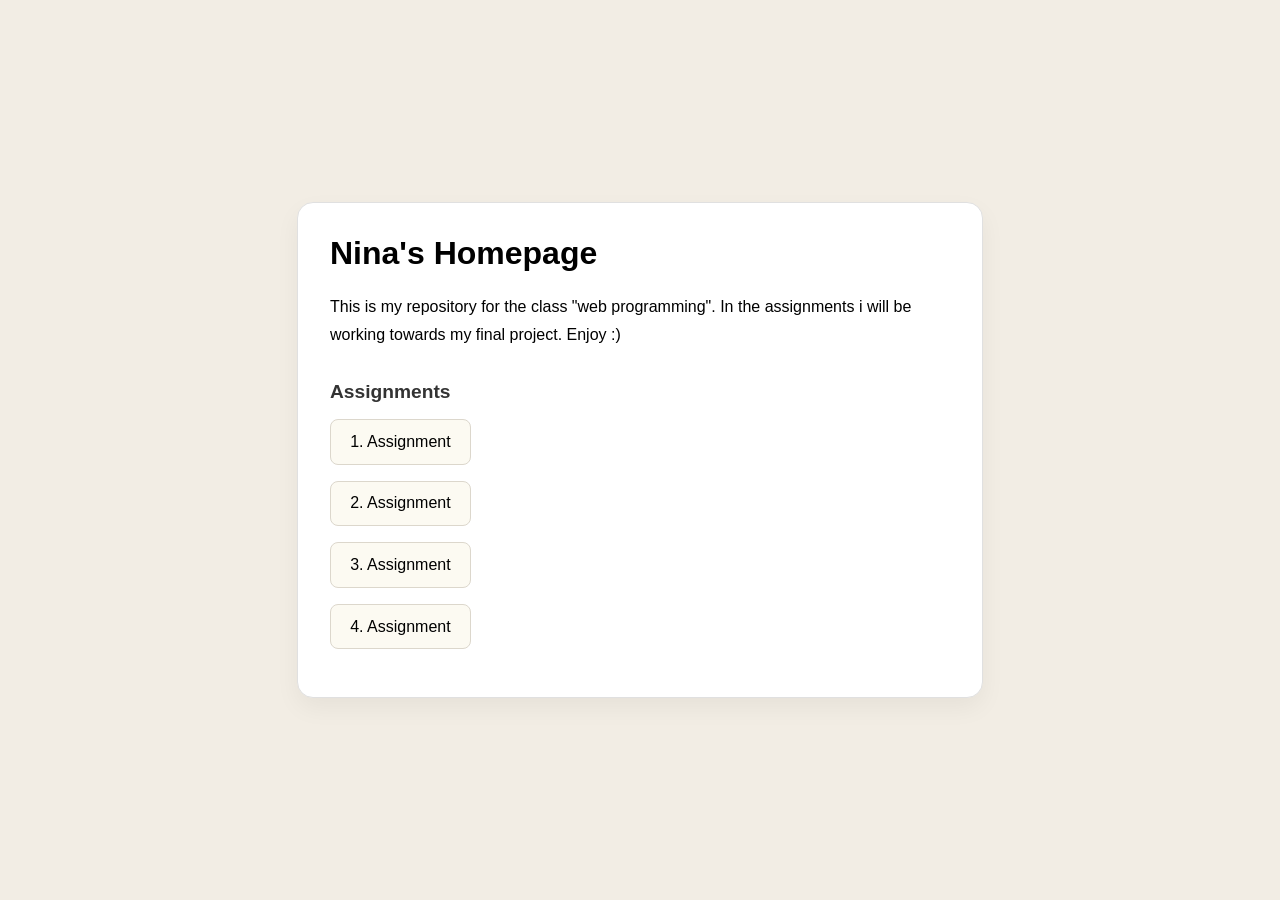
<file: index.html>
<!DOCTYPE html>
<html lang="de">
<head>
    <meta charset="UTF-8">
    <meta name="viewport" content="width=device-width, initial-scale=1.0">
    <title>Web-Programming | My Homepage</title>
    <link rel="stylesheet" href="styleindex.css">
</head>
<body>
    <div class="page">
        <header>
            <h1>Nina's Homepage</h1>
        </header>
        <main>
            <p>This is my repository for the class "web programming". In the assignments i will be working towards my final project. Enjoy :)</p>
            
            <div class="assignment-section">
                <h2>Assignments</h2>
                <nav>
                    <ul>
                        <li>
                            <a href="docs/week 1/assignment1.html" class="button">1. Assignment</a>
                        </li>
                        <li>
                            <a href="docs/week 2/assignment2.html" class="button">2. Assignment</a>
                        </li>
                        <li>
                            <a href="docs/week 3/assignment3.html" class="button">3. Assignment</a>
                        </li>
                        <li>
                            <a href="docs/week 4/assignment4.html" class="button">4. Assignment</a>
                        </li>
                    </ul>
                </nav>
            </div>
        </main>
    </div>
</body>
</html>
</file>
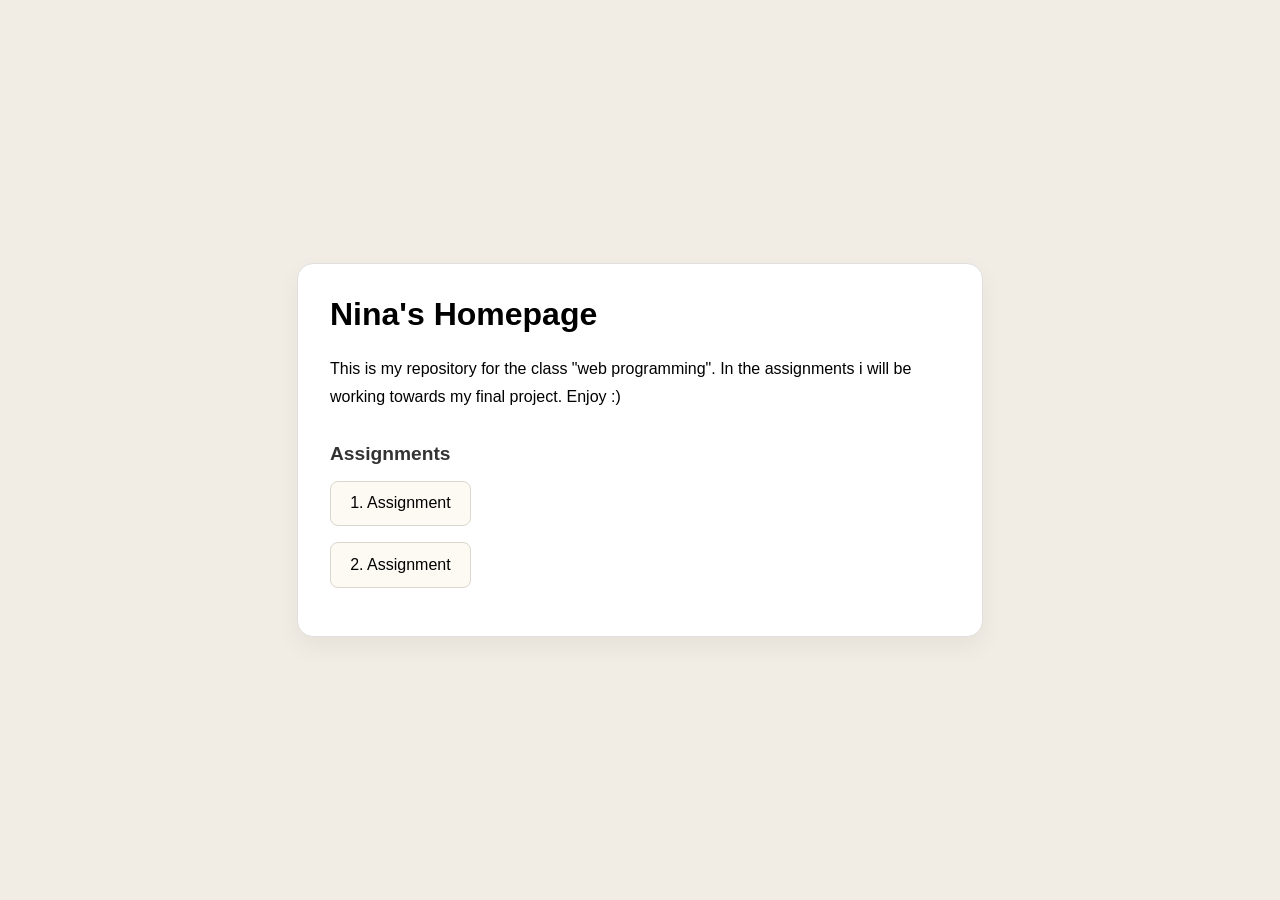
<file: intex.html>
<!DOCTYPE html>
<html lang="de">
<head>
    <meta charset="UTF-8">
    <meta name="viewport" content="width=device-width, initial-scale=1.0">
    <title>Web-Programming | My Page</title>
    <link rel="stylesheet" href="styleindex.css">
</head>
<body>
    <div class="page">
        <header>
            <h1>Nina's Homepage</h1>
        </header>
        <main>
            <p>This is my repository for the class "web programming". In the assignments i will be working towards my final project. Enjoy :)</p>
            
            <div class="assignment-section">
                <h2>Assignments</h2>
                <nav>
                    <ul>
                        <li>
                            <a href="docs/week 1/assignment1.html" class="button">1. Assignment</a>
                        </li>
                        <li>
                            <a href="docs/week 2/assignment2.html" class="button">2. Assignment</a>
                        </li>
                    </ul>
                </nav>
            </div>
        </main>
    </div>
</body>
</html>
</file>
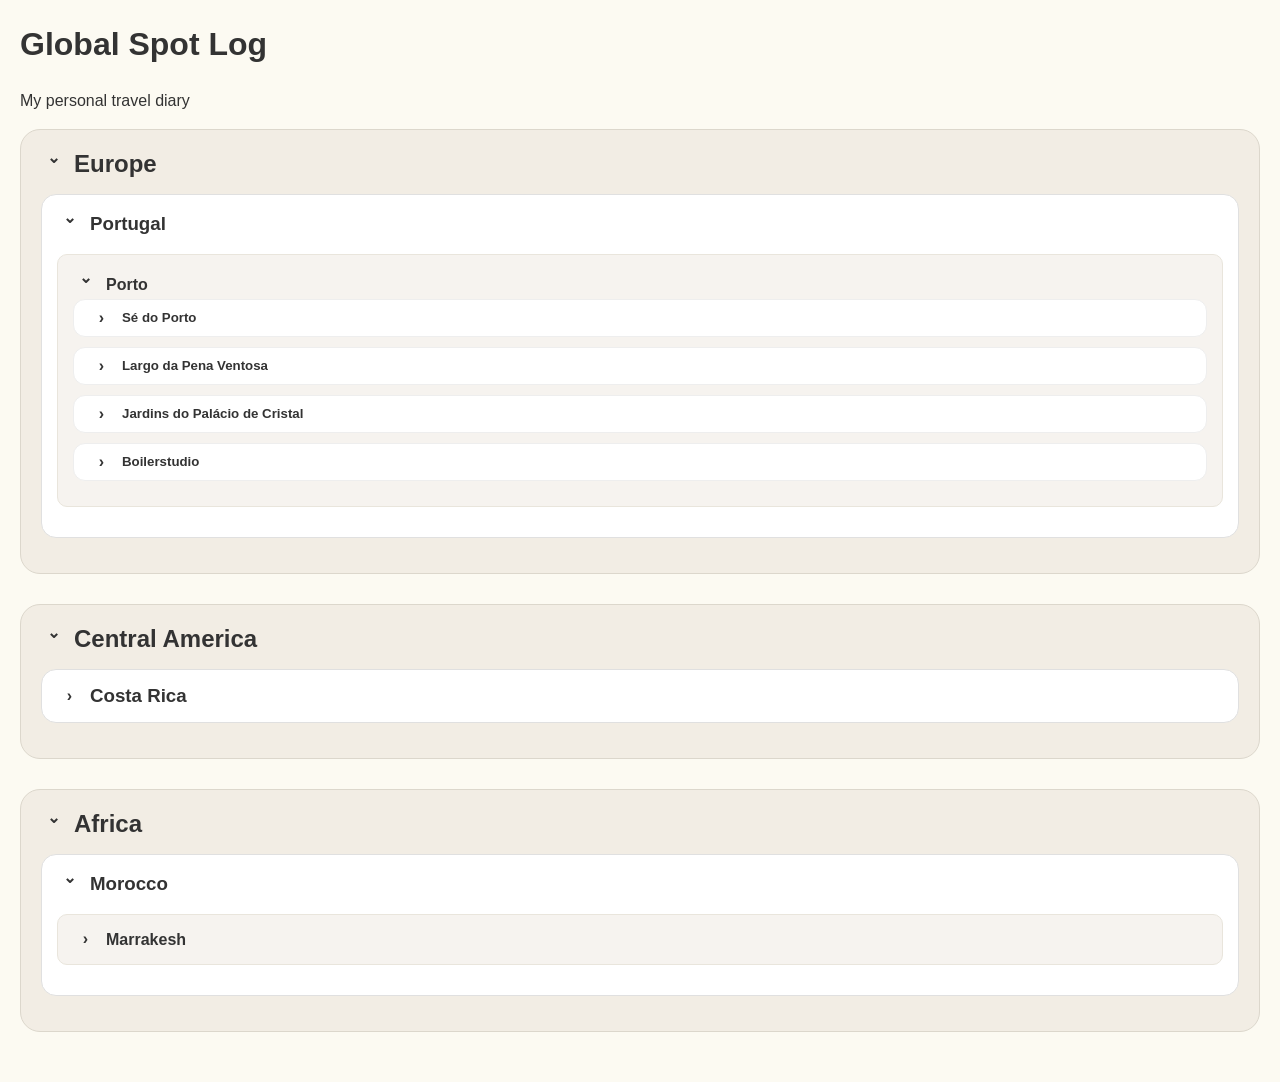
<file: docs/week 2/assignment2.html>
<head>
    <meta charset="UTF-8">
    <title>Travel Diary</title>
    <link href="stylesw2.css" type="text/css" rel="stylesheet">
</head>
<body>

    <header>
        <h1>Global Spot Log</h1>
        <p>My personal travel diary</p>
    </header>

    <main>
        <!-- CONTINENT: EUROPE -->
        <details class="continent" open>
            <summary><h2>Europe</h2></summary>

            <!-- COUNTRY: PORTUGAL -->
            <details class="country" open>
                <summary><h3>Portugal</h3></summary>

                <!-- CITY: PORTO -->
                <details class="city" open>
                    <summary><h4>Porto</h4></summary>

                    <!-- SPOT: Sé do Porto -->
                    <details class="spot-card">
                        <summary><h5>Sé do Porto</h5></summary>
                        <ul class="spot-tags">
                            <li>Sights</li>
                            <li>History</li>
                        </ul>
                        <img src="media/se do porto.jpeg" alt="Sé do Porto">
                        <h5>My Review: </h5>
                        <ul class="review-points">
                            <li>The architecture is breathtaking</li>
                            <li>Great views over the city from the plaza</li>
                            <li>Beautiful design of main church hall</li>
                        </ul>
                    </details>

                    <!-- SPOT: Largo da Pena Ventosa -->
                    <details class="spot-card">
                        <summary><h5>Largo da Pena Ventosa</h5></summary>
                        <ul class="spot-tags">
                            <li>Pretty</li>
                            <li>Photography</li>
                        </ul>
                        <img src="media/largo da pena ventosa.jpeg" alt="Largo da Pena Ventosa">
                        <h5>My Review:</h5>
                        <ul class="review-points">
                            <li>Most colorful square in Porto</li>
                            <li>Perfect for photos</li>
                            <li>So many cool plants on the way there</li>
                        </ul>
                    </details>

                    <!-- SPOT: Jardins do Palácio de Cristal -->
                    <details class="spot-card">
                        <summary><h5>Jardins do Palácio de Cristal</h5></summary>
                        <ul class="spot-tags">
                            <li>Nature</li>
                            <li>Photography</li>
                        </ul>
                        <video autoplay muted loop playsinline class="spot-video">
                            <source src="media/jardins do palacio de cristal.mp4" type="video/mp4">
                        </video>
                        <h5>My Review: "Peaceful Escape"</h5>
                        <ul class="review-points">
                            <li>Peacocks everywhere!!!!</li>
                            <li>Incredible views over the Douro</li>
                            <li>Bad toilet situation :(</li>
                        </ul>
                    </details>

                    <!-- SPOT: Boilerstudio -->
                    <details class="spot-card">
                        <summary><h5>Boilerstudio</h5></summary>
                        <ul class="spot-tags">
                            <li>Activity</li>
                        </ul>
                        <video autoplay muted loop playsinline class="spot-video">
                            <source src="media/boilerstudio.mp4" type="video/mp4">
                        </video>
                        <h5>My Review:</h5>
                        <ul class="review-points">
                            <li>AMAZING tile painting workshop</li>
                            <li>Cocktails were included in the price</li>
                            <li>The hosts are incredibly talented and kind</li>
                            <li>Also hosted pastel de nata workshops</li>
                        </ul>
                    </details>
                </details>
            </details>
        </details>

        <!-- CONTINENT: AMERICAS -->
        <details class="continent" open>
            <summary><h2> Central America</h2></summary>

            <!-- COUNTRY: COSTA RICA -->
            <details class="country">
                <summary><h3>Costa Rica</h3></summary>

                <!-- CITY: SAN JOSE -->
                <details class="city">
                    <summary><h4>San José</h4></summary>

                    <!-- SPOT: Refugio Animal de Costa Rica -->
                    <details class="spot-card">
                        <summary><h5>Refugio Animal de Costa Rica</h5></summary>
                        <ul class="spot-tags">
                            <li>Nature</li>
                            <li>Activity</li>
                        </ul>
                        <img src="media/refugio animal de costa rica.jpeg" alt="Refugio Animal">
                        <h5>My Review:</h5>
                        <ul class="review-points">
                            <li>Volunteering there is THE BEST</li>
                            <li>Living in a big volunteer house and getting 3 meals a day</li>
                            <li>Actual efforts for the animals and not just moneymaking</li>
                            <li>Only actual rescues. All the money goes to the animals and the low pay for the staff</li>
                        </ul>
                    </details>

                    <!-- SPOT: La Bandida -->
                    <details class="spot-card">
                        <summary><h5>La Bandida</h5></summary>
                        <ul class="spot-tags">
                            <li>Bar</li>
                            <li>Social</li>
                        </ul>
                        <img src="media/la bandida.jpeg" alt="La Bandida">
                        <h5>My Review:</h5>
                        <ul class="review-points">
                            <li>Amazing cocktails and atmosphere</li>
                            <li>Cutest photospots in the bathrooms</li>
                            <li>Often live music</li>
                        </ul> 
                    </details>
                </details>

                <!-- REGION: In between -->
                <details class="city">
                    <summary><h4>In between</h4></summary>

                    <!-- SPOT: Volcán Arenal -->
                    <details class="spot-card">
                        <summary><h5>Volcán Arenal</h5></summary>
                        <ul class="spot-tags">
                            <li>Nature</li>
                            <li>activity</li>
                        </ul>
                         <video autoplay muted loop playsinline class="spot-video">
                            <source src="media/volcan arenal.mp4" type="video/mp4">
                        </video>
                        <h5>My Review:</h5>
                        <ul class="review-points">
                            <li>Booked a tour including ziplining, was amazing</li>
                            <li>The hot springs nearby are a must</li>
                        </ul>
                    </details>

                    <!-- SPOT: Volcán Poás -->
                    <details class="spot-card">
                        <summary><h5>Volcán Poás</h5></summary>
                        <ul class="spot-tags">
                            <li>Nature</li>
                            <li>Photography</li>
                            <li>Activity</li>
                        </ul>
                        <img src="media/volcan poas.jpeg" alt="Poas">
                        <h5>My Review: </h5>
                        <ul class="review-points">
                            <li>One of the largest active craters, even smokes. very impressive</li>
                            <li>Beautiful lake nearby</li>
                            <li>Fun hike up and down</li>
                        </ul>
                    </details>
                </details>

                <!-- CITY: PUERTO VIEJO -->
                <details class="city">
                    <summary><h4>Puerto Viejo</h4></summary>

                    <!-- SPOT: Playa Negra -->
                    <details class="spot-card">
                        <summary><h5>Playa Negra</h5></summary>
                        <ul class="spot-tags">
                            <li>Beach</li>
                            <li>Nature</li>
                        </ul>
                         <video autoplay muted loop playsinline class="spot-video">
                            <source src="media/playa negra.mp4" type="video/mp4">
                        </video>
                        <h5>My Review:</h5>
                        <ul class="review-points">
                            <li>Black sand beach</li>
                            <li>Very chill and less crowded</li>
                            <li>Loads of benches and chill spots</li>
                        </ul>
                    </details>

                    <!-- SPOT: Chino Beach -->
                    <details class="spot-card">
                        <summary><h5>Chino Beach</h5></summary>
                        <ul class="spot-tags">
                            <li>Beach</li>
                            <li>Photography</li>
                        </ul>
                         <video autoplay muted loop playsinline class="spot-video">
                            <source src="media/chino beach.mp4" type="video/mp4">
                        </video>
                        <h5>My Review:</h5>
                        <ul class="review-points">
                            <li>Perfect spot for swimming</li>
                            <li>Bank between the palm trees is an iconic photo spot</li>
                        </ul>
                    </details>

                    <!-- SPOT: Grow Puerto Viejo -->
                    <details class="spot-card">
                        <summary><h5>Grow Puerto Viejo</h5></summary>
                        <ul class="spot-tags">
                            <li>Restaurant</li>
                            <li>Vegan</li>
                        </ul>
                        <img src="media/grow puerto viejo.jpeg" alt="Grow Puerto Viejo">
                        <h5>My Review: </h5>
                        <ul class="review-points">
                            <li>Fresh, healthy and delicious</li>
                            <li>Best brunch spot</li>
                        </ul>
                    </details>
                </details>
            </details>
        </details>

        <!-- CONTINENT: AFRICA -->
        <details class="continent" open>
            <summary><h2>Africa</h2></summary>

            <!-- COUNTRY: MOROCCO -->
            <details class="country" open>
                <summary><h3>Morocco</h3></summary>

                <!-- CITY: MARRAKESH -->
                <details class="city">
                    <summary><h4>Marrakesh</h4></summary>

                    <!-- SPOT: Jemaa el-Fnaa -->
                    <details class="spot-card">
                        <summary><h5>Jemaa el-Fnaa</h5></summary>
                        <ul class="spot-tags">
                            <li>Sights</li>
                            <li>Shopping</li>
                        </ul>
                        <img src="media/jemaa el fnaa.jpeg" alt="Jemaa el-Fnaa">
                        <h5>My Review:</h5>
                        <ul class="review-points">
                            <li>Sensory overload and so crowded</li>
                            <li>Can find the cutest and most random things</li>
                            <li>"SHAKIRAAAA"</li>
                            <li>Learn to haggle</li>
                        </ul>
                    </details>

                    <!-- SPOT: Palais de la Bahia -->
                    <details class="spot-card">
                        <summary><h5>Palais de la Bahia</h5></summary>
                        <ul class="spot-tags">
                            <li>History</li>
                            <li>Sights</li>
                        </ul>
                         <video autoplay muted loop playsinline class="spot-video">
                            <source src="media/palais de la bahia.mp4" type="video/mp4">
                        </video>
                        <h5>My Review:</h5>
                        <ul class="review-points">
                            <li>Stunning tile work and courtyards</li>
                            <li>Quite expensive and busy</li>
                        </ul>
                    </details>

                    <!-- SPOT: La Salama -->
                    <details class="spot-card">
                        <summary><h5>La Salama</h5></summary>
                        <ul class="spot-tags">
                            <li>Restaurant</li>
                            <li>Bar</li>
                            <li>Social</li>
                        </ul>
                         <video autoplay muted loop playsinline class="spot-video">
                            <source src="media/la salama.mp4" type="video/mp4">
                        </video>
                        <h5>My Review: </h5>
                        <ul class="review-points">
                            <li>The dancers are incredible and so sweet</li>
                            <li>Amazing rooftop</li>
                            <li>2 for 1 deals on beers and wines</li>
                        </ul>
                    </details>
                </details>
            </details>
        </details>

    </main>

</body>
</html>
</file>
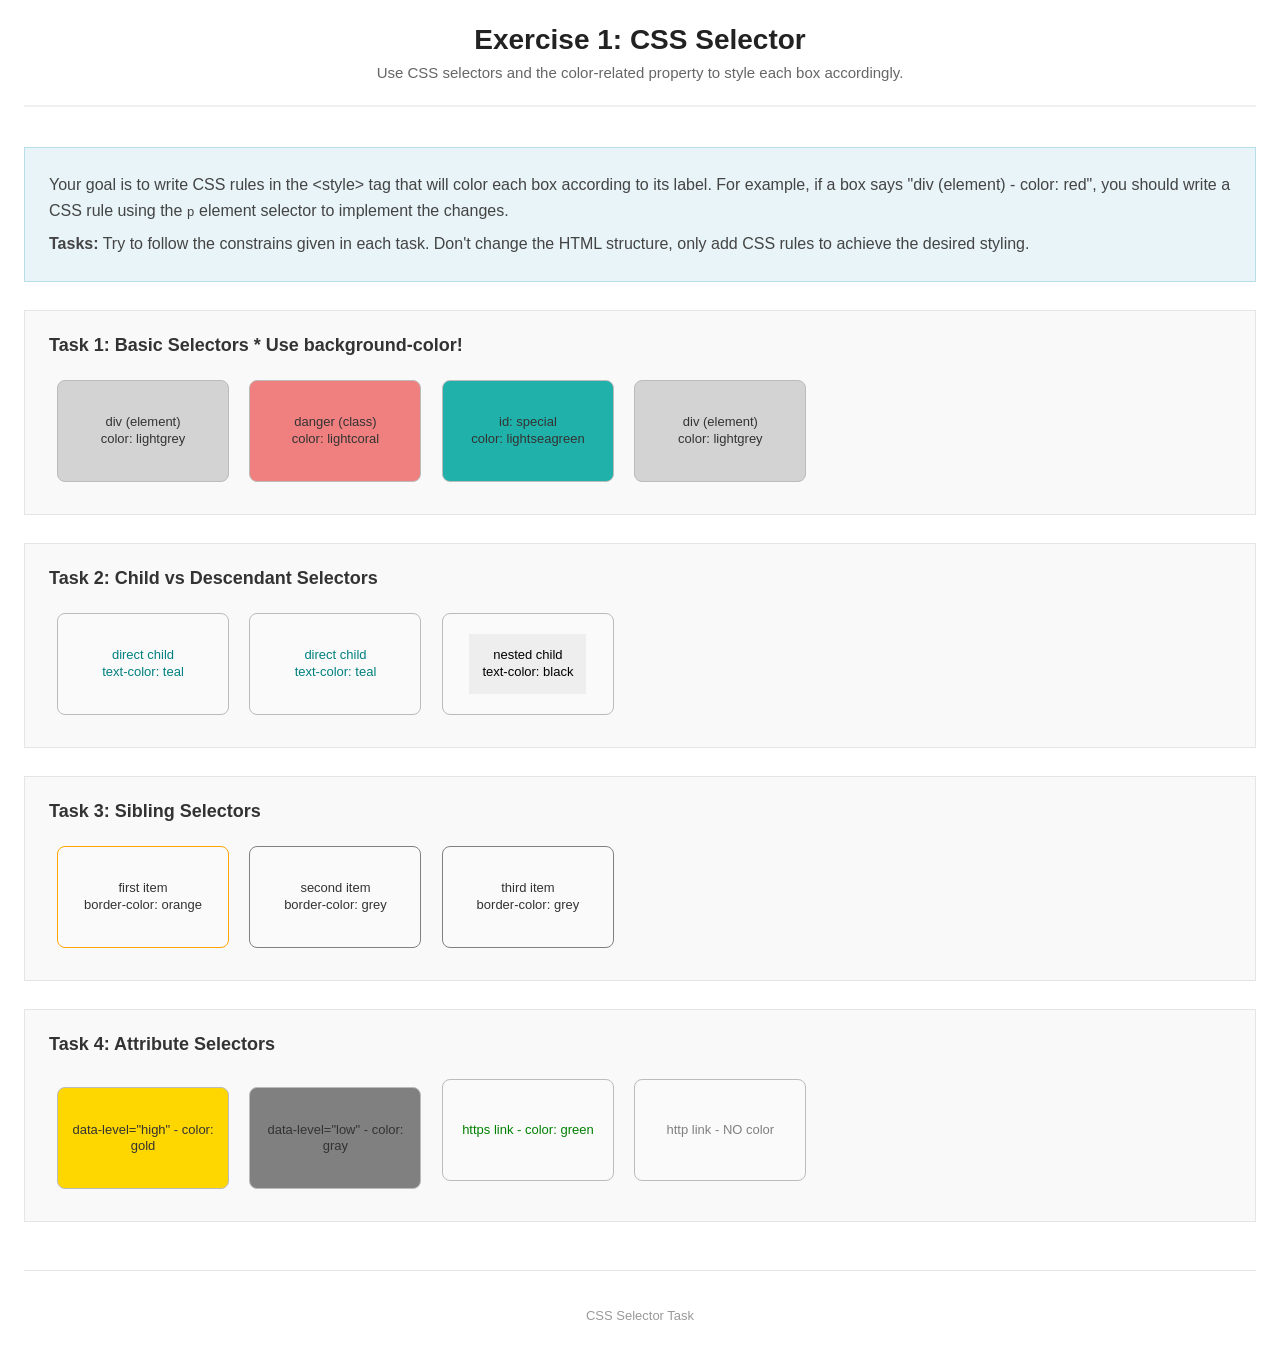
<file: docs/week 2/exercise1.html>
<!DOCTYPE html>
<html lang="en">

<head>
    <meta charset="UTF-8">
    <meta name="viewport" content="width=device-width, initial-scale=1.0">
    <meta name="description" content="CSS Styling Challenge - Test Your Web Programming Skills">
    <meta name="keywords" content="HTML, CSS, Web Programming, Challenge">
    <meta name="author" content="Web Programming Course">
    <title> Task1: CSS Selectors</title>

    <style>
        /* Please don't edit these styles, they are needed to display things correctly */

        .box {
            display: inline-flex;
            align-items: center;
            justify-content: center;
            width: 150px;
            min-height: 80px;
            border: 1px solid #bbb;
            border-radius: 8px;
            padding: 10px;
            margin: 8px;
            text-align: center;
            font-size: 13px;
            font-weight: 500;
            background: #fafafa;
            transition: all 0.2s ease;
            white-space: normal;
            word-break: break-word;
            line-height: 1.3;
        }

        .special {
            background-color:#eee;
            padding:1em;
        }

        .box:hover {
            border-color: #999;
            box-shadow: 0 2px 8px rgba(0, 0, 0, 0.1);
        }

        .box-link {
            display: inline-flex;
            align-items: center;
            justify-content: center;
            width: 150px;
            min-height: 80px;
            border: 1px solid #bbb;
            border-radius: 8px;
            padding: 10px;
            margin: 8px;
            text-align: center;
            font-size: 13px;
            font-weight: 500;
            text-decoration: none;
            background: #fafafa;
            transition: all 0.2s ease;
            white-space: normal;
            word-break: break-word;
            line-height: 1.3;
        }

        .box-link:hover {
            border-color: #999;
            box-shadow: 0 2px 8px rgba(0, 0, 0, 0.1);
        }

        .task {
            margin: 28px 0;
            padding: 24px;
            background: #f9f9f9;
            border: 1px solid #e5e5e5;
        }

        .task h2 {
            margin-top: 0;
            margin-bottom: 16px;
            font-size: 18px;
            color: #333;
        }

        body {
            font-family: -apple-system, BlinkMacSystemFont, 'Segoe UI', Roboto, sans-serif;
            margin: 0;
            padding: 24px;
            background: #fff;
            color: #333;
        }

        header {
            text-align: center;
            margin-bottom: 40px;
            padding-bottom: 24px;
            border-bottom: 2px solid #f0f0f0;
        }

        header h1 {
            margin: 0 0 8px 0;
            font-size: 28px;
            color: #222;
        }

        header p {
            margin: 0;
            color: #666;
            font-size: 15px;
        }

        footer {
            text-align: center;
            margin-top: 48px;
            padding-top: 24px;
            border-top: 1px solid #e5e5e5;
            font-size: 13px;
            color: #999;
        }

    </style>
    <style>
        #task1 .box { background-color: lightgrey; }
        #task1 .danger { background-color: lightcoral; }
        #task1 #special { background-color: lightseagreen; }

        #task2 > .box { color: teal; }
        #task2 .special { color: black; }

        #task3 h2 ~ .box { border-color: grey; } 
        #task3 h2 + .box { border-color: orange; }

        #task4 [data-level="high"] { background-color: gold; }
        #task4 [data-level="low"] { background-color: gray; }
        #task4 .box-link[href^="https://"] { color: green; }
        #task4 .box-link[href^="http://"] { color: grey; }
    </style>
</head>

<body>
    <header>
        <h1>Exercise 1: CSS Selector </h1>
        <p>Use CSS selectors and the color-related property to style each box accordingly.</p>
    </header>

    <main>
        <!-- Instructions -->
        <section class="task" style="background: #e8f4f8; border-color: #b8dfe8;">
            <p style="margin: 0; line-height: 1.6; color: #444;">
                Your goal is to write CSS rules in the &lt;style&gt; tag that will color each box according to its label. 
                For example, if a box says "div (element) - color: red", you should write a CSS rule using the <code>p</code> element selector to implement the changes.
            </p>
            <p style="margin: 8px 0 0 0; line-height: 1.6; color: #444;">
                <strong>Tasks:</strong> Try to follow the constrains given in each task. Don't change the HTML structure, only add CSS rules to achieve the desired styling. 
            </p>
        </section>

        <!-- Task 1: Basic selectors -->
        <section class="task" id="task1">
            <h2>Task 1: Basic Selectors
                * Use background-color!
            </h2>
            <div class="box ">div (element) <br>color: lightgrey</div>
            <div class="box danger">danger (class) <br>color: lightcoral</div>
            <div class="box" id="special">id: special <br> color: lightseagreen</div>
            <div class="box ">div (element) <br>color: lightgrey</div>
        </section>


        <!-- Task 2: Child vs Descendant -->
        <section class="task" id="task2">
            <h2>Task 2: Child vs Descendant Selectors</h2>
            <div class="box">direct child <br> text-color: teal</div>
            <div class="box">direct child <br> text-color: teal</div>
            <div class="box">
                <div class="special"> nested child <br> text-color: black</div>
            </div>
        
        </section>

        <!-- Task 3: Siblings -->
        <section class="task" id="task3">
            <h2>Task 3: Sibling Selectors</h2>
            <div class="box">first item <br> border-color: orange</div>
            <div class="box">second item <br> border-color: grey</div>
            <div class="box">third item <br> border-color: grey</div>
        </section>

        <!-- Task 4: Attributes -->
        <section class="task" id="task4">
            <h2>Task 4: Attribute Selectors</h2>
            <div class="box" data-level="high">data-level="high" - color: gold</div>
            <div class="box" data-level="low">data-level="low" - color: gray</div>
            <a class="box-link" href="https://example.com">https link - color: green</a>
            <a class="box-link" href="http://example.com">http link - NO color</a>
        </section>

       


    </main>

    <footer>
        <p>CSS Selector Task</p>
    </footer>

</body>

</html>
</file>
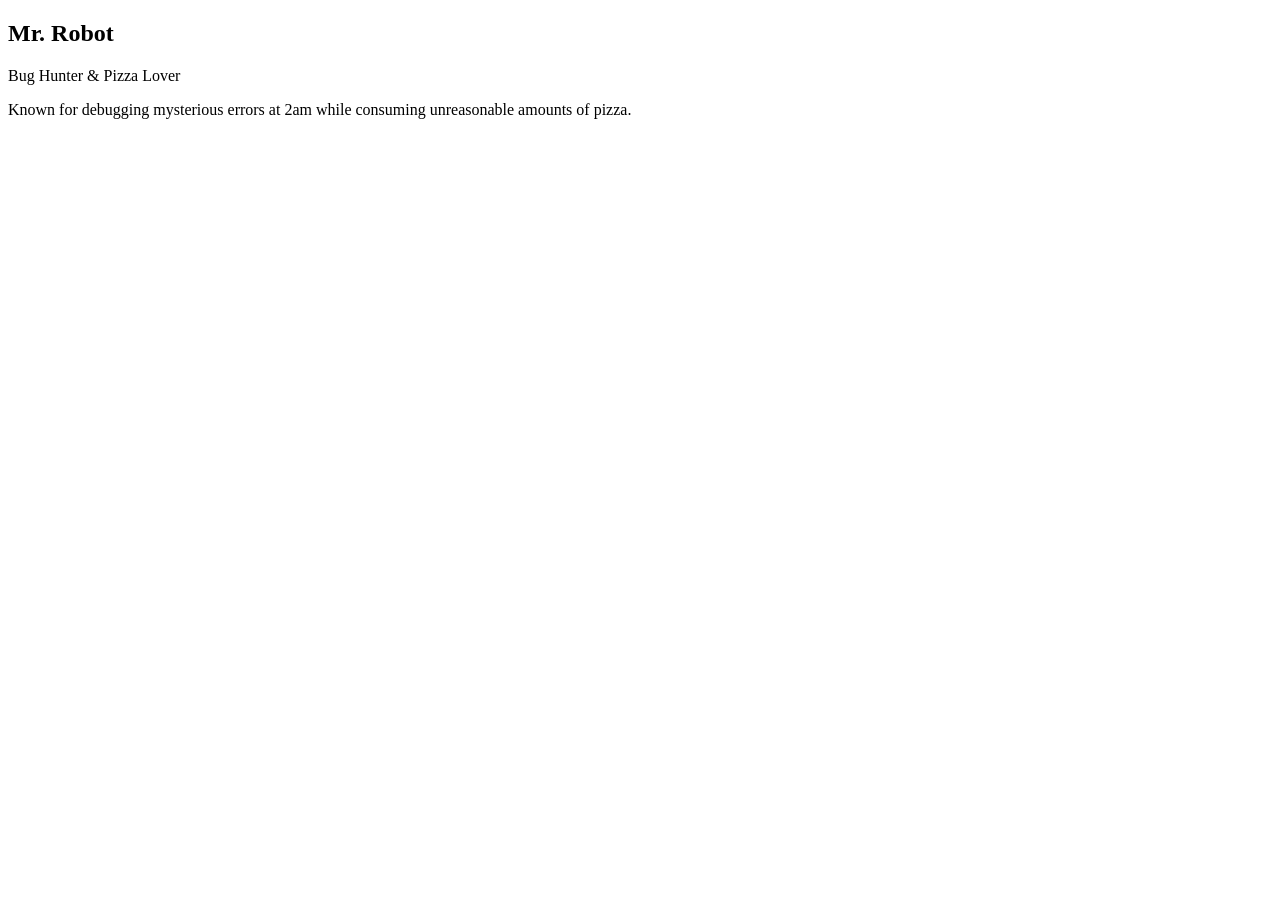
<file: docs/week 2/exercise2.html>
<!DOCTYPE html>
<html lang="en">
<head>
  <meta charset="UTF-8">
  <title>Character Card</title>
  <style>

    /* 
    Style this profile card using what we have learnt about font and boxes!

    1. Style the Card (Box Model)
    Set a fixed width (e.g., 250px–300px)
    Add:
    - padding inside the card
    - margin to center or space it on the page
    - border or box-shadow
    - Optional: rounded corners (border-radius)

    2. Work with Fonts
    Choose one font or multiple fonts

    Style:
    - Name → bigger + bold
    - Title → slightly smaller + lighter color
    - Description → normal readable text
    - Play with line-height, letter-spacing and text-transformation to decorate your text

    3. Improvement
    - Add space between elements using margin/padding
    - Make your card visually balanced and cool looking
    */
    
  </style>

</head>
<body>
<!-- This is a demo card -->
 <div class="card">
    <h2>Mr. Robot</h2>
    <!-- Feel free to add an image! -->
    <p class="title">Bug Hunter & Pizza Lover</p>
    <p class="description">
      Known for debugging mysterious errors at 2am while consuming unreasonable amounts of pizza.
    </p>
  </div>

</body>
</html>
</file>
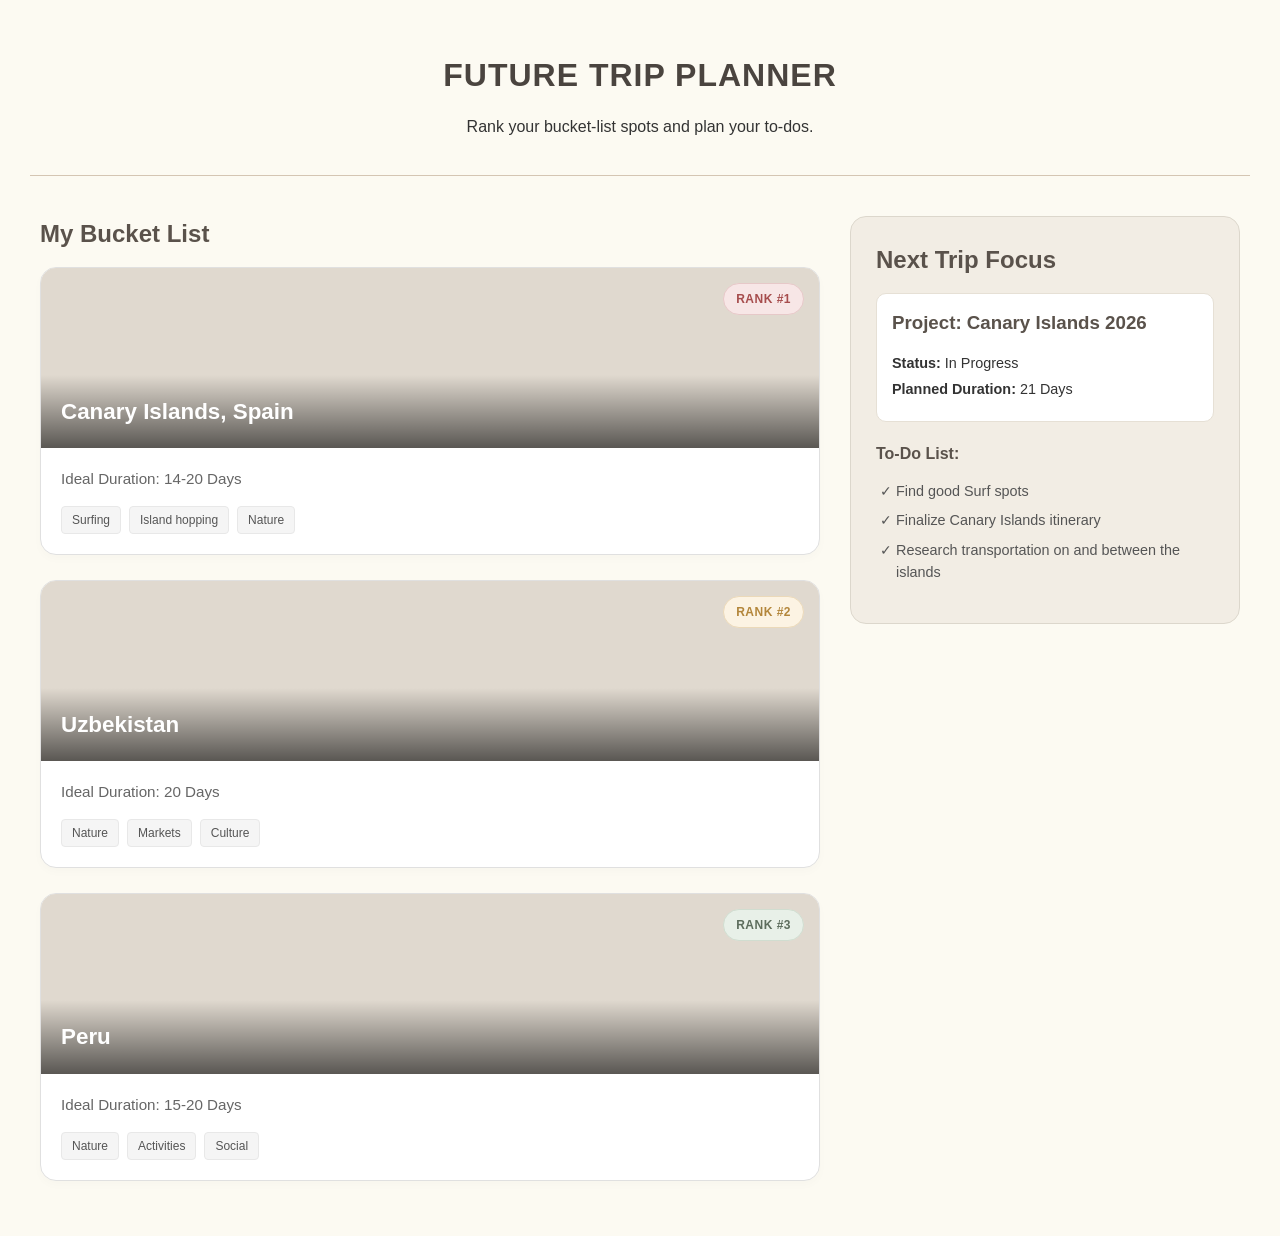
<file: docs/week 3/assignment3.html>
<!DOCTYPE html>
<html lang="en">
<head>
    <meta charset="UTF-8">
    <meta name="viewport" content="width=device-width, initial-scale=1.0">
    <title>Future Trip Planner</title>
    <link href="stylesw3.css" type="text/css" rel="stylesheet">
</head>
<body>

    <header>
        <h1>Future Trip Planner</h1>
        <p>Rank your bucket-list spots and plan your to-dos.</p>
    </header>

    <main class="dashboard-layout">

        <section class="bucket-list-section">
            <h2>My Bucket List</h2>

            <div class="planner-card">
                <span class="badge priority-top">Rank #1</span>
                
                <div class="card-image-placeholder">
                    <div class="image-overlay">
                        <h3>Canary Islands, Spain</h3>
                    </div>
                </div>
                
                <div class="card-content">
                    <p>Ideal Duration: 14-20 Days</p>
                    <ul class="spot-tags">
                        <li>Surfing</li>
                        <li>Island hopping</li>
                        <li>Nature </li>
                    </ul>
                </div>
            </div>

            <div class="planner-card">
                <span class="badge priority-medium">Rank #2</span>
                <div class="card-image-placeholder">
                    <div class="image-overlay">
                        <h3>Uzbekistan</h3>
                    </div>
                </div>
                <div class="card-content">
                    <p>Ideal Duration: 20 Days</p>
                    <ul class="spot-tags">
                        <li>Nature</li>
                        <li>Markets</li>
                        <li>Culture</li>
                    </ul>
                </div>
            </div>

            <div class="planner-card">
                <span class="badge priority-low">Rank #3</span>
                <div class="card-image-placeholder">
                    <div class="image-overlay">
                        <h3>Peru</h3>
                    </div>
                </div>
                <div class="card-content">
                    <p>Ideal Duration: 15-20 Days</p>
                    <ul class="spot-tags">
                        <li>Nature</li>
                        <li>Activities</li>
                        <li>Social</li>
                    </ul>
                </div>
            </div>

        </section>

        <aside class="strategy-sidebar">
            <div class="sticky-planner-box">
                <h2>Next Trip Focus</h2>
                <div class="planner-status">
                    <h3>Project: Canary Islands 2026</h3>
                    <p><strong>Status:</strong> In Progress</p>
                    <p><strong>Planned Duration:</strong> 21 Days</p>
                </div>

                <div class="planner-checklist">
                    <h4>To-Do List:</h4>
                    <ul>
                        <li>Find good Surf spots</li>
                        <li>Finalize Canary Islands itinerary</li>
                        <li>Research transportation on and between the islands</li>
                    </ul>
                </div>
                
            </div>
        </aside>

    </main>

</body>
</html>
</file>
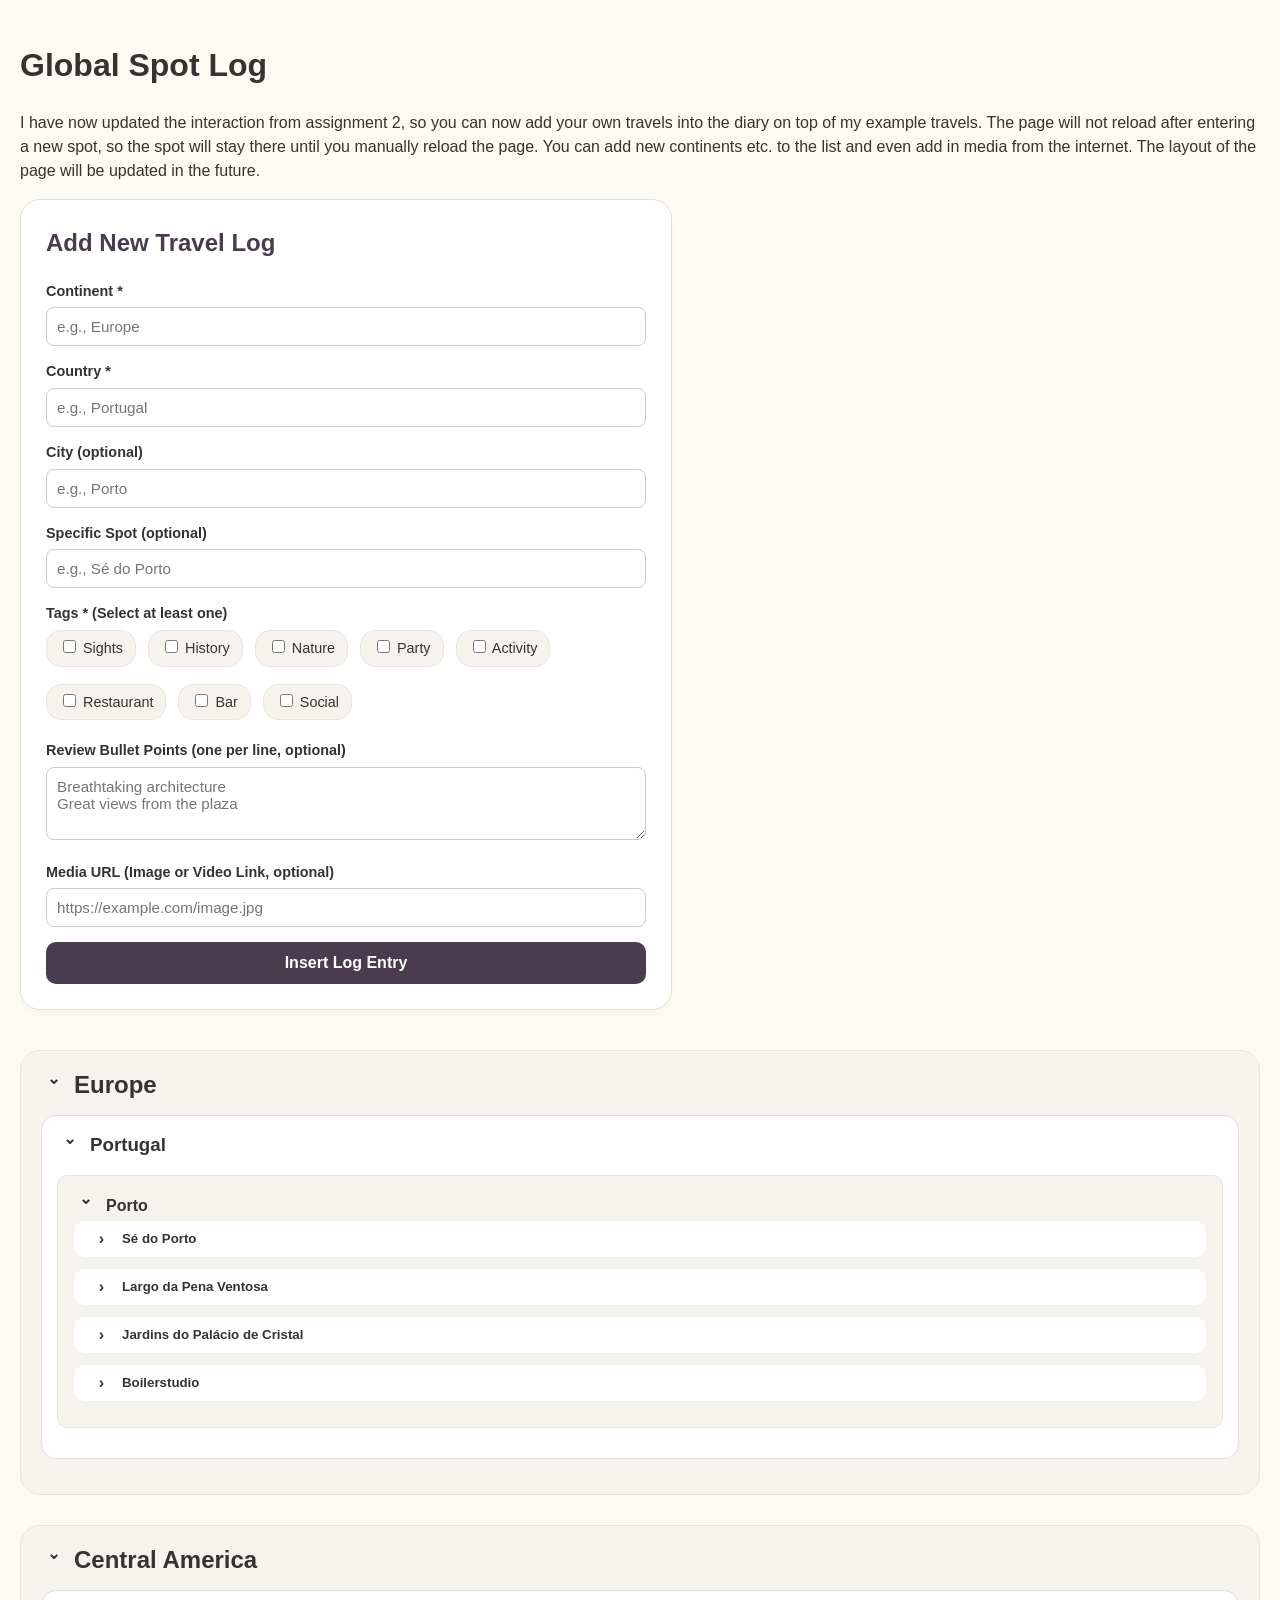
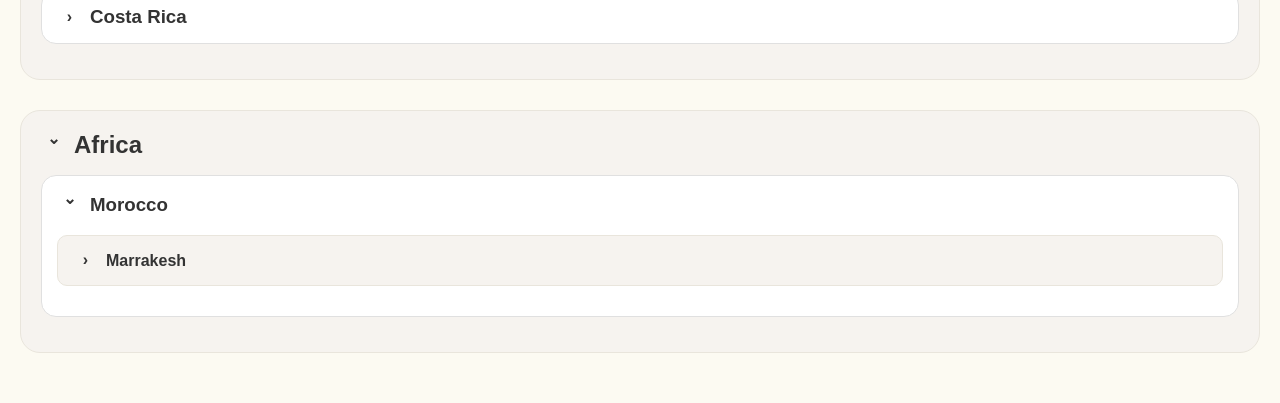
<file: docs/week 4/assignment4.html>
<!DOCTYPE html>
<html lang="en">
<head>
    <meta charset="UTF-8">
    <title>Travel Diary</title>
    <link href="stylesw4.css" type="text/css" rel="stylesheet">
</head>
<body>

    <header>
        <h1>Global Spot Log</h1>
        <p> I have now updated the interaction from assignment 2, so you can now add your own travels into the diary on top of my example travels. 
            The page will not reload after entering a new spot, so the spot will stay there 
            until you manually reload the page. You can add new continents etc. to the list 
            and even add in media from the internet. The layout of the page will be updated in the future.</p>
    </header>
    <!-- inputting a new spot -->
    <section class="form-section">
        <form id="travel-log-form">
            <h2>Add New Travel Log</h2>
            <!-- each input field -->
            <div class="form-group">
                <label for="input-continent">Continent *</label>
                <input type="text" id="input-continent" required placeholder="e.g., Europe"> <!-- required makes sure there is a value -->
            </div>

            <div class="form-group">
                <label for="input-country">Country *</label>
                <input type="text" id="input-country" required placeholder="e.g., Portugal">
            </div>

            <div class="form-group">
                <label for="input-city">City (optional)</label>
                <input type="text" id="input-city" placeholder="e.g., Porto">
            </div>

            <div class="form-group">
                <label for="input-spot">Specific Spot (optional)</label>
                <input type="text" id="input-spot" placeholder="e.g., Sé do Porto">
            </div>

            <div class="form-group">
                <label>Tags * (Select at least one)</label>
                <div class="tags-checkboxes">
                    <label><input type="checkbox" name="tag" value="Sights"> Sights</label>
                    <label><input type="checkbox" name="tag" value="History"> History</label>
                    <label><input type="checkbox" name="tag" value="Nature"> Nature</label>
                    <label><input type="checkbox" name="tag" value="Photography"> Party</label>
                    <label><input type="checkbox" name="tag" value="Activity"> Activity</label>
                    <label><input type="checkbox" name="tag" value="Restaurant"> Restaurant</label>
                    <label><input type="checkbox" name="tag" value="Bar"> Bar</label>
                    <label><input type="checkbox" name="tag" value="Social"> Social</label>
                </div>
            </div>
            <!-- input short description -->
            <div class="form-group">
                <label for="input-review">Review Bullet Points (one per line, optional)</label>
                <textarea id="input-review" rows="3" placeholder="Breathtaking architecture&#10;Great views from the plaza"></textarea>
            </div>
            <!-- input image/video -->
            <div class="form-group">
                <label for="input-media-url">Media URL (Image or Video Link, optional)</label>
                <input type="url" id="input-media-url" placeholder="https://example.com/image.jpg">
            </div>

            <button type="submit" id="submit-btn">Insert Log Entry</button>
        </form>
    </section>
    <!-- existing travel log entries from assignment 2 -->
    <main id="travel-log-container">
        <details class="continent" open>
            <summary><h2>Europe</h2></summary>

            <details class="country" open>
                <summary><h3>Portugal</h3></summary>

                <details class="city" open>
                    <summary><h4>Porto</h4></summary>

                    <details class="spot-card">
                        <summary><h5>Sé do Porto</h5></summary>
                        <ul class="spot-tags">
                            <li>Sights</li>
                            <li>History</li>
                        </ul>
                        <img src="media/se do porto.jpeg" alt="Sé do Porto">
                        <h5>My Review: </h5>
                        <ul class="review-points">
                            <li>The architecture is breathtaking</li>
                            <li>Great views over the city from the plaza</li>
                            <li>Beautiful design of main church hall</li>
                        </ul>
                    </details>

                    <details class="spot-card">
                        <summary><h5>Largo da Pena Ventosa</h5></summary>
                        <ul class="spot-tags">
                            <li>Pretty</li>
                            <li>Photography</li>
                        </ul>
                        <img src="media/largo da pena ventosa.jpeg" alt="Largo da Pena Ventosa">
                        <h5>My Review:</h5>
                        <ul class="review-points">
                            <li>Most colorful square in Porto</li>
                            <li>Perfect for photos</li>
                            <li>So many cool plants on the way there</li>
                        </ul>
                    </details>

                    <details class="spot-card">
                        <summary><h5>Jardins do Palácio de Cristal</h5></summary>
                        <ul class="spot-tags">
                            <li>Nature</li>
                            <li>Photography</li>
                        </ul>
                        <video autoplay muted loop playsinline class="spot-video">
                            <source src="media/jardins do palacio de cristal.mp4" type="video/mp4">
                        </video>
                        <h5>My Review: "Peaceful Escape"</h5>
                        <ul class="review-points">
                            <li>Peacocks everywhere!!!!</li>
                            <li>Incredible views over the Douro</li>
                            <li>Bad toilet situation :(</li>
                        </ul>
                    </details>

                    <details class="spot-card">
                        <summary><h5>Boilerstudio</h5></summary>
                        <ul class="spot-tags">
                            <li>Activity</li>
                        </ul>
                        <video autoplay muted loop playsinline class="spot-video">
                            <source src="media/boilerstudio.mp4" type="video/mp4">
                        </video>
                        <h5>My Review:</h5>
                        <ul class="review-points">
                            <li>AMAZING tile painting workshop</li>
                            <li>Cocktails were included in the price</li>
                            <li>The hosts are incredibly talented and kind</li>
                            <li>Also hosted pastel de nata workshops</li>
                        </ul>
                    </details>
                </details>
            </details>
        </details>

        <details class="continent" open>
            <summary><h2>Central America</h2></summary>

            <details class="country">
                <summary><h3>Costa Rica</h3></summary>

                <details class="city">
                    <summary><h4>San José</h4></summary>

                    <details class="spot-card">
                        <summary><h5>Refugio Animal de Costa Rica</h5></summary>
                        <ul class="spot-tags">
                            <li>Nature</li>
                            <li>Activity</li>
                        </ul>
                        <img src="media/refugio animal de costa rica.jpeg" alt="Refugio Animal">
                        <h5>My Review:</h5>
                        <ul class="review-points">
                            <li>Volunteering there is THE BEST</li>
                            <li>Living in a big volunteer house and getting 3 meals a day</li>
                            <li>Actual efforts for the animals and not just moneymaking</li>
                            <li>Only actual rescues. All the money goes to the animals and the low pay for the staff</li>
                        </ul>
                    </details>

                    <details class="spot-card">
                        <summary><h5>La Bandida</h5></summary>
                        <ul class="spot-tags">
                            <li>Bar</li>
                            <li>Social</li>
                        </ul>
                        <img src="media/la bandida.jpeg" alt="La Bandida">
                        <h5>My Review:</h5>
                        <ul class="review-points">
                            <li>Amazing cocktails and atmosphere</li>
                            <li>Cutest photospots in the bathrooms</li>
                            <li>Often live music</li>
                        </ul> 
                    </details>
                </details>

                <details class="city">
                    <summary><h4>In between</h4></summary>

                    <details class="spot-card">
                        <summary><h5>Volcán Arenal</h5></summary>
                        <ul class="spot-tags">
                            <li>Nature</li>
                            <li>Activity</li>
                        </ul>
                         <video autoplay muted loop playsinline class="spot-video">
                            <source src="media/volcan arenal.mp4" type="video/mp4">
                        </video>
                        <h5>My Review:</h5>
                        <ul class="review-points">
                            <li>Booked a tour including ziplining, was amazing</li>
                            <li>The hot springs nearby are a must</li>
                        </ul>
                    </details>

                    <details class="spot-card">
                        <summary><h5>Volcán Poás</h5></summary>
                        <ul class="spot-tags">
                            <li>Nature</li>
                            <li>Photography</li>
                            <li>Activity</li>
                        </ul>
                        <img src="media/volcan poas.jpeg" alt="Poas">
                        <h5>My Review: </h5>
                        <ul class="review-points">
                            <li>One of the largest active craters, even smokes. very impressive</li>
                            <li>Beautiful lake nearby</li>
                            <li>Fun hike up and down</li>
                        </ul>
                    </details>
                </details>

                <details class="city">
                    <summary><h4>Puerto Viejo</h4></summary>

                    <details class="spot-card">
                        <summary><h5>Playa Negra</h5></summary>
                        <ul class="spot-tags">
                            <li>Beach</li>
                            <li>Nature</li>
                        </ul>
                         <video autoplay muted loop playsinline class="spot-video">
                            <source src="media/playa negra.mp4" type="video/mp4">
                        </video>
                        <h5>My Review:</h5>
                        <ul class="review-points">
                            <li>Black sand beach</li>
                            <li>Very chill and less crowded</li>
                            <li>Loads of benches and chill spots</li>
                        </ul>
                    </details>

                    <details class="spot-card">
                        <summary><h5>Chino Beach</h5></summary>
                        <ul class="spot-tags">
                            <li>Beach</li>
                            <li>Photography</li>
                        </ul>
                         <video autoplay muted loop playsinline class="spot-video">
                            <source src="media/chino beach.mp4" type="video/mp4">
                        </video>
                        <h5>My Review:</h5>
                        <ul class="review-points">
                            <li>Perfect spot for swimming</li>
                            <li>Bank between the palm trees is an iconic photo spot</li>
                        </ul>
                    </details>

                    <details class="spot-card">
                        <summary><h5>Grow Puerto Viejo</h5></summary>
                        <ul class="spot-tags">
                            <li>Restaurant</li>
                            <li>Vegan</li>
                        </ul>
                        <img src="media/grow puerto viejo.jpeg" alt="Grow Puerto Viejo">
                        <h5>My Review: </h5>
                        <ul class="review-points">
                            <li>Fresh, healthy and delicious</li>
                            <li>Best brunch spot</li>
                        </ul>
                    </details>
                </details>
            </details>
        </details>

        <details class="continent" open>
            <summary><h2>Africa</h2></summary>

            <details class="country" open>
                <summary><h3>Morocco</h3></summary>

                <details class="city">
                    <summary><h4>Marrakesh</h4></summary>

                    <details class="spot-card">
                        <summary><h5>Jemaa el-Fnaa</h5></summary>
                        <ul class="spot-tags">
                            <li>Sights</li>
                            <li>Shopping</li>
                        </ul>
                        <img src="media/jemaa el fnaa.jpeg" alt="Jemaa el-Fnaa">
                        <h5>My Review:</h5>
                        <ul class="review-points">
                            <li>Sensory overload and so crowded</li>
                            <li>Can find the cutest and most random things</li>
                            <li>"SHAKIRAAAA"</li>
                            <li>Learn to haggle</li>
                        </ul>
                    </details>

                    <details class="spot-card">
                        <summary><h5>Palais de la Bahia</h5></summary>
                        <ul class="spot-tags">
                            <li>History</li>
                            <li>Sights</li>
                        </ul>
                         <video autoplay muted loop playsinline class="spot-video">
                            <source src="media/palais de la bahia.mp4" type="video/mp4">
                        </video>
                        <h5>My Review:</h5>
                        <ul class="review-points">
                            <li>Stunning tile work and courtyards</li>
                            <li>Quite expensive and busy</li>
                        </ul>
                    </details>

                    <details class="spot-card">
                        <summary><h5>La Salama</h5></summary>
                        <ul class="spot-tags">
                            <li>Restaurant</li>
                            <li>Bar</li>
                            <li>Social</li>
                        </ul>
                         <video autoplay muted loop playsinline class="spot-video">
                            <source src="media/la salama.mp4" type="video/mp4">
                        </video>
                        <h5>My Review: </h5>
                        <ul class="review-points">
                            <li>The dancers are incredible and so sweet</li>
                            <li>Amazing rooftop</li>
                            <li>2 for 1 deals on beers and wines</li>
                        </ul>
                    </details>
                </details>
            </details>
        </details>
    </main>
    <!-- get the .js file  -->
    <script src="travel-log.js"></script>
</body>
</html>
</file>
<file: styleindex.css>
body {
    font-family: "Helvetica Neue", Helvetica, sans-serif;
    margin: 0;
    padding: 0;
    min-height: 100vh;
    display: flex;
    align-items: center;
    justify-content: center;
    background-color: #f2ede4; 
    color: #000000;
}


.page {
    max-width: 620px;
    width: 100%;
    margin: 2rem;
    padding: 2rem;
    background-color: #ffffff;
    border: 1px solid #e0e0e0;
    border-radius: 16px;
    box-shadow: 0 10px 25px rgba(0, 0, 0, 0.05);
}

header h1 {
    margin-top: 0;
    font-size: 2rem;
    color: #000000;
}

h2 {
    font-size: 1.2rem;
    margin-top: 2rem;
    color: #333;
}

p {
    line-height: 1.75;
    margin: 1rem 0;
}

/* Assignment list */
ul {
    list-style: none;
    padding: 0;
}

li {
    margin-bottom: 1rem;
}

/* Buttons */
.button {
    display: inline-block;
    padding: 0.8rem 1.2rem;
    text-decoration: none;
    color: #000000;
    /* Der beige-farbene Ton für Buttons */
    background-color: #fcfaf2;
    border: 1px solid #dcd7cc;
    border-radius: 8px;
    transition: all 0.3s ease;
}

/* Button upgrade */
.button:hover {
    background-color: #f2ede4;
    border-color: #c9c4b9;
    transform: translateY(-2px);
}
</file>
<file: docs/week 2/stylesw2.css>
/* Typography */
body {
    font-family: "Helvetica Neue", Helvetica, sans-serif;
    background-color: #fcfaf2; 
    color: #333;
    line-height: 1.5;
    margin: 0;
    padding: 20px;
}

/* Box system */

/* Style the Summary (The Clickable Header) (asked ai)*/
summary {
    display: flex;
    align-items: center; 
    cursor: pointer;
    list-style: none;
    outline: none;
}

/* For Safari/Chrome to remove the arrow (asked ai) */ 
summary::-webkit-details-marker {
    display: none;
}

/* Add a custom indicator using a pseudo-element (asked ai)*/
summary::before {
    display: inline-flex;
    justify-content: center;
    align-items: center;
    height: 1em; 
    width: 25px;
    margin-right: 8px;
    font-weight: bold;
    content: "›";

}

details[open] > summary::before {
    content: "⌄";
    padding-bottom: 0.8em;
    
}

/* Continent Box */
details.continent {
    background-color: #f2ede4;
    border: 1px solid #dcd7cc;
    border-radius: 20px;
    padding: 20px;
    margin-bottom: 30px;
}

/* Country Box */
details.country {
    background-color: #ffffff;
    border: 1px solid #e0e0e0;
    border-radius: 15px;
    padding: 15px;
    margin: 15px 0;
}

/* City Box */
details.city {
    background-color: #f6f3ef;
    border: 1px solid #e9e5dc;
    border-radius: 10px;
    padding: 15px;
    margin: 15px 0;
}

/* Spot Card */
details.spot-card {
    background-color: #ffffff;
    border: 1px solid #eee;
    border-radius: 12px;
    padding: 10px 15px;
    margin-bottom: 10px;
}

/* Header */
summary h2, summary h3, summary h4, summary h5 {
    margin: 0;
    padding: 0;
    display: inline-block;
    line-height: 1.2;

}

/* Images */
img {
    width: 100%;
    max-width: 400px;
    border-radius: 10px;
    margin: 15px 0;
}


video.spot-video, img {
    width: 100%;
    max-width: 400px;
    height: auto;
    border-radius: 10px;
    margin: 15px 0;
    display: block;
    border: 1px solid #eee;
    background-color: #000; /* Fallback background for videos */
}

.spot-tags {
    display: flex;
    gap: 10px;
    list-style: none;
    padding: 0;
}

.spot-tags li {
    background-color: #e8f0e8;
    font-size: 0.8rem;
    padding: 4px 10px;
    border-radius: 20px;
    border: 1px solid #d0ddd0;
}
</file>
<file: docs/week 4/stylesw4.css>
/* Typography */
body {
    font-family: "Helvetica Neue", Helvetica, sans-serif;
    background-color: #fcfaf2; 
    color: #333;
    line-height: 1.5;
    margin: 0;
    padding: 20px;
}

/* Box system */

/* Style the Summary (The Clickable Header) */
summary {
    display: flex;
    align-items: center; 
    cursor: pointer;
    list-style: none;
    outline: none;
}

/* For Safari/Chrome to remove the arrow */ 
summary::-webkit-details-marker {
    display: none;
}

/* Add a custom indicator using a pseudo-element */
summary::before {
    display: inline-flex;
    justify-content: center;
    align-items: center;
    height: 1em; 
    width: 25px;
    margin-right: 8px;
    font-weight: bold;
    content: "›";
}

details[open] > summary::before {
    content: "⌄";
    padding-bottom: 0.8em;
}

/* Continent Box */
details.continent {
    background-color: #f6f3ef;
    border: 1px solid #e9e5dc;
    border-radius: 20px;
    padding: 20px;
    margin-bottom: 30px;
}

/* Country Box */
details.country {
    background-color: #ffffff;
    border: 1px solid #e0e0e0;
    border-radius: 15px;
    padding: 15px;
    margin: 15px 0;
}

/* City Box */
details.city {
    background-color: #f6f3ef;
    border: 1px solid #e9e5dc;
    border-radius: 10px;
    padding: 15px;
    margin: 15px 0;
}

/* Spot Card */
details.spot-card {
    background-color: #ffffff;
    border: 1px solid #eee;
    border-radius: 12px;
    padding: 10px 15px;
    margin-bottom: 10px;
}

/* Header */
summary h2, summary h3, summary h4, summary h5 {
    margin: 0;
    padding: 0;
    display: inline-block;
    line-height: 1.2;
}

/* Images and Videos */
img, video.spot-video {
    width: 100%;
    max-width: 400px;
    height: auto;
    border-radius: 10px;
    margin: 15px 0;
    display: block;
    border: 1px solid #eee;
    background-color: #000;
}

.spot-tags {
    display: flex;
    gap: 10px;
    list-style: none;
    padding: 0;
    margin: 10px 0;
}

.spot-tags li {
    background-color: #e8f0e8;
    font-size: 0.8rem;
    padding: 4px 10px;
    border-radius: 20px;
    border: 1px solid #d0ddd0;
}

.review-points {
    padding-left: 20px;
    margin-top: 5px;
}

/* format inputting new spot */
.form-section {
    background-color: #ffffff;
    border: 1px solid #e0e0e0;
    border-radius: 20px;
    padding: 25px;
    margin-bottom: 40px;
    max-width: 600px;
    box-shadow: 0 4px 6px rgba(0,0,0,0.02);
}

.form-section h2 {
    margin-top: 0;
    margin-bottom: 20px;
    color: #4a3b4e;
}

/* Input the items */
.form-group {
    margin-bottom: 15px;
}

.form-group label {
    display: block;
    font-weight: bold;
    margin-bottom: 5px;
    font-size: 0.9rem;
}

.form-group input[type="text"],
.form-group input[type="url"],
.form-group textarea {
    width: 100%;
    padding: 10px;
    border: 1px solid #ccc;
    border-radius: 8px;
    box-sizing: border-box;
    font-family: inherit;
    font-size: 0.95rem;
}

/* tags checkboxes */
.tags-checkboxes {
    display: flex;
    flex-wrap: wrap;
    gap: 12px;
    margin-top: 5px;
}

.tags-checkboxes label {
    font-weight: normal;
    background-color: #f6f3ef;
    padding: 6px 12px;
    border-radius: 15px;
    border: 1px solid #e9e5dc;
    cursor: pointer;
}

/* submit button */
#submit-btn {
    background-color: #4a3b4e;
    color: white;
    border: none;
    padding: 12px 20px;
    border-radius: 10px;
    cursor: pointer;
    font-size: 1rem;
    font-weight: bold;
    width: 100%;
}

#submit-btn:hover {
    background-color: #5f4c64;
}
</file>
<file: docs/week 3/stylesw3.css>
/* typography */
body {
    font-family: "Helvetica Neue", Helvetica, Arial, sans-serif;
    background-color: #fcfaf2; /* Soft off-white/beige canvas */
    color: #333333;
    line-height: 1.5;
    margin: 0;
    padding: 30px;
    -webkit-font-smoothing: antialiased;
}

header {
    text-align: center;
    margin-bottom: 40px;
    border-bottom: 1px solid #d4c5b3;
    padding-bottom: 20px;
}

h1 {
    font-weight: 700;
    color: #4a443f;
    text-transform: uppercase;
    letter-spacing: 1px;
    margin-bottom: 5px;
}

h2, h3, h4 {
    margin: 0 0 15px 0;
    font-weight: 600;
    color: #5a524b;
}

/* general layout */
.dashboard-layout {
    display: flex;
    gap: 30px; 
    align-items: flex-start;
    max-width: 1200px;
    margin: 0 auto;
}

/* Left Column, 65% of the width */
.bucket-list-section {
    flex: 2; 
}

/* Right Column, 35% of the width */
.strategy-sidebar {
    flex: 1;
}

/* details, positioning */

.planner-card {
    position: relative; 
    background-color: #ffffff;
    border: 1px solid #e0e0e0;
    border-radius: 16px; /* Rounded corners requirement */
    margin-bottom: 25px;
    overflow: hidden; /* Keeps child elements from breaking the border radius */
    box-shadow: 0 4px 10px rgba(0, 0, 0, 0.02);
}

.badge {
    position: absolute;
    top: 15px;
    right: 15px;
    z-index: 10; 
    font-size: 0.75rem;
    font-weight: bold;
    text-transform: uppercase;
    padding: 6px 12px;
    border-radius: 20px;
    letter-spacing: 0.5px;
}

/* colors for different priority ranks */
.priority-top { background-color: #f7e6e6; color: #a64d4d; border: 1px solid #e6c8c8; }
.priority-medium { background-color: #fcf3e3; color: #b3863b; border: 1px solid #ebd9b9; }
.priority-low { background-color: #e8f0e8; color: #5d6d5d; border: 1px solid #d0ddd0; }


.sticky-planner-box {
    position: sticky;
    top: 30px; 
    background-color: #f2ede4; 
    border: 1px solid #dcd7cc;
    border-radius: 16px;
    padding: 25px;
}

/* details, background */

/* Image placeholder (used AI for coming up with it) */
.card-image-placeholder {
    height: 180px;
    background-color: #e0d9cf; /* Elegant placeholder tone */
    position: relative;
}

.image-overlay {
    position: absolute;
    bottom: 0;
    left: 0;
    right: 0;
    padding: 20px;
    background: linear-gradient(to top, rgba(0, 0, 0, 0.6) 0%, rgba(0, 0, 0, 0) 100%);
}

.image-overlay h3 {
    color: #ffffff; 
    margin: 0;
    font-size: 1.4rem;
}

/* in card elements */
.card-content {
    padding: 20px;
}

.card-content p {
    margin: 0 0 15px 0;
    font-size: 0.95rem;
    color: #666;
}

.spot-tags {
    display: flex;
    flex-wrap: wrap;
    gap: 8px;
    list-style: none;
    padding: 0;
    margin: 0;
}

.spot-tags li {
    background-color: #f5f5f5;
    font-size: 0.75rem;
    padding: 4px 10px;
    border-radius: 4px;
    color: #555;
    border: 1px solid #e8e8e8;
}

.planner-status {
    background-color: #ffffff;
    padding: 15px;
    border-radius: 10px;
    margin-bottom: 20px;
    border: 1px solid #e6e0d5;
}

.planner-status p {
    margin: 5px 0;
    font-size: 0.9rem;
}

.planner-checklist ul {
    list-style-type: "✓ ";
    padding-left: 20px;
    color: #555;
    font-size: 0.9rem;
}

.planner-checklist li {
    margin-bottom: 8px;
}
</file>
